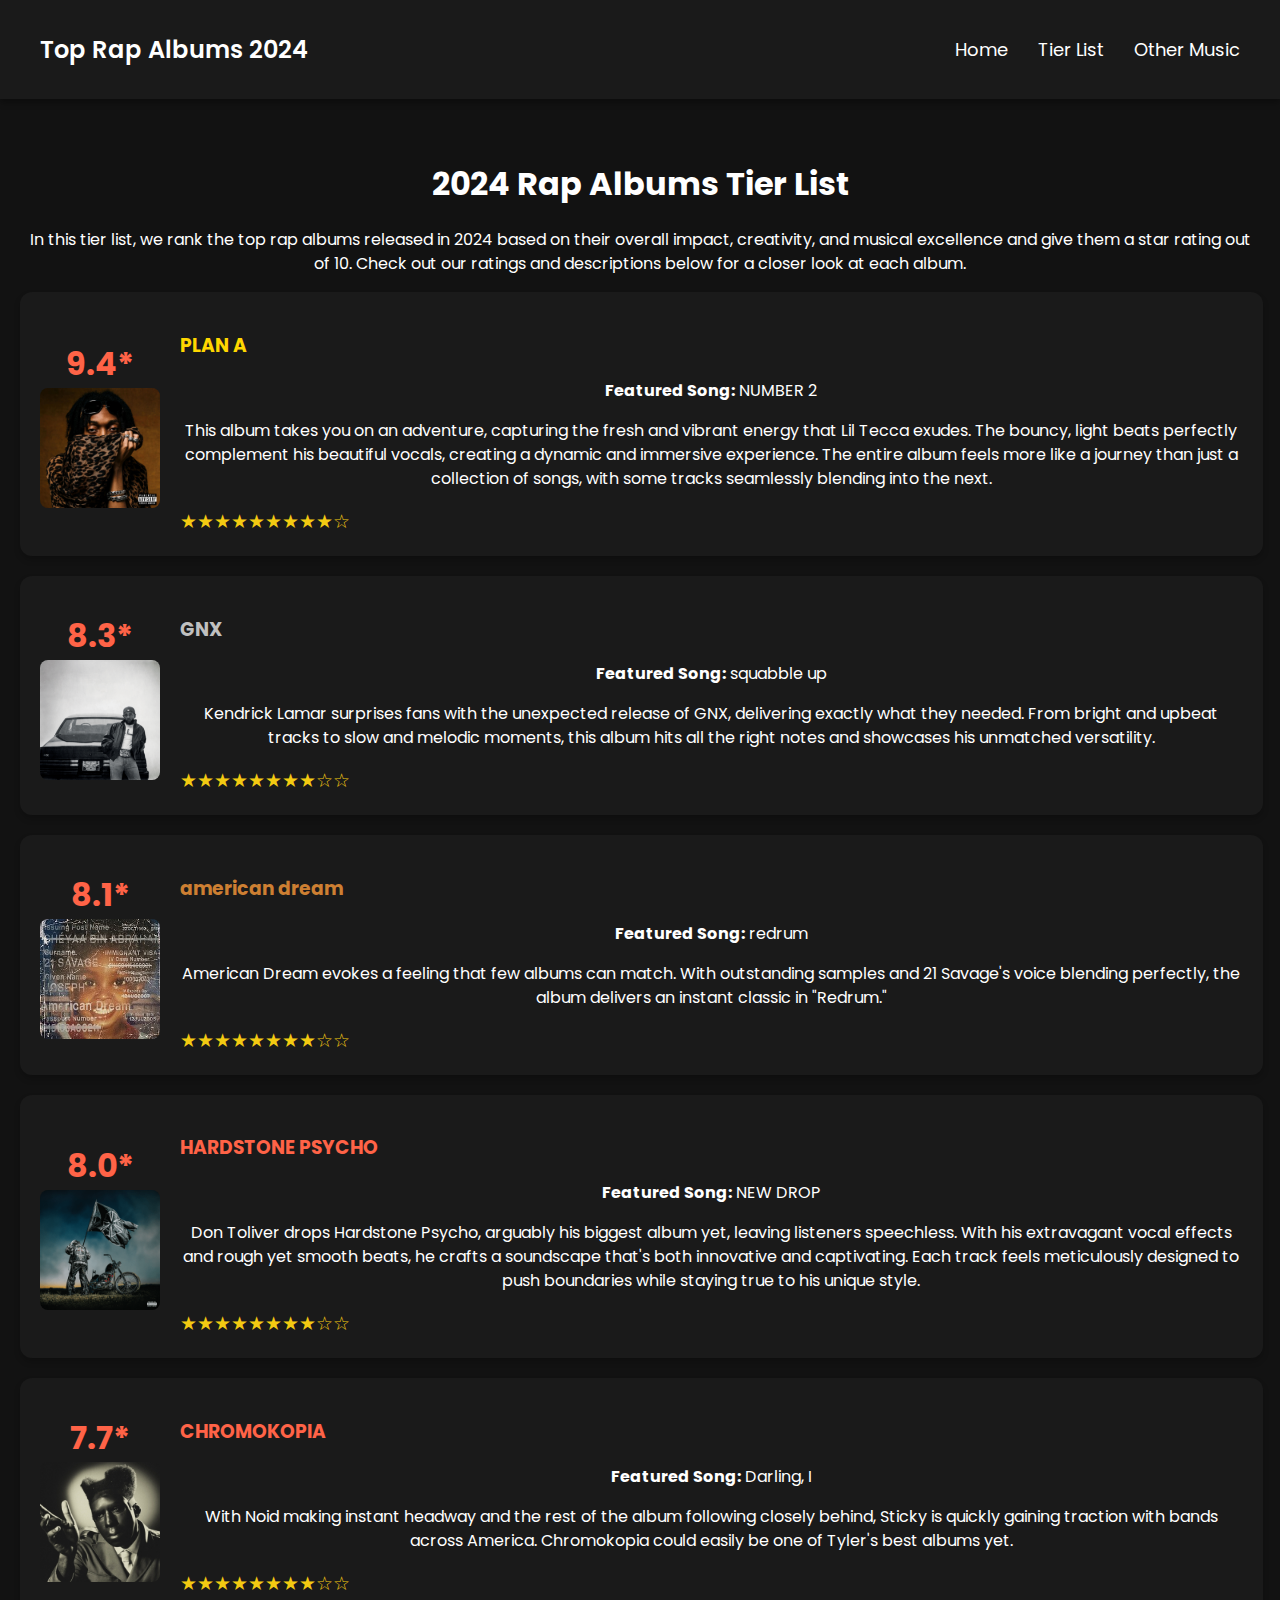
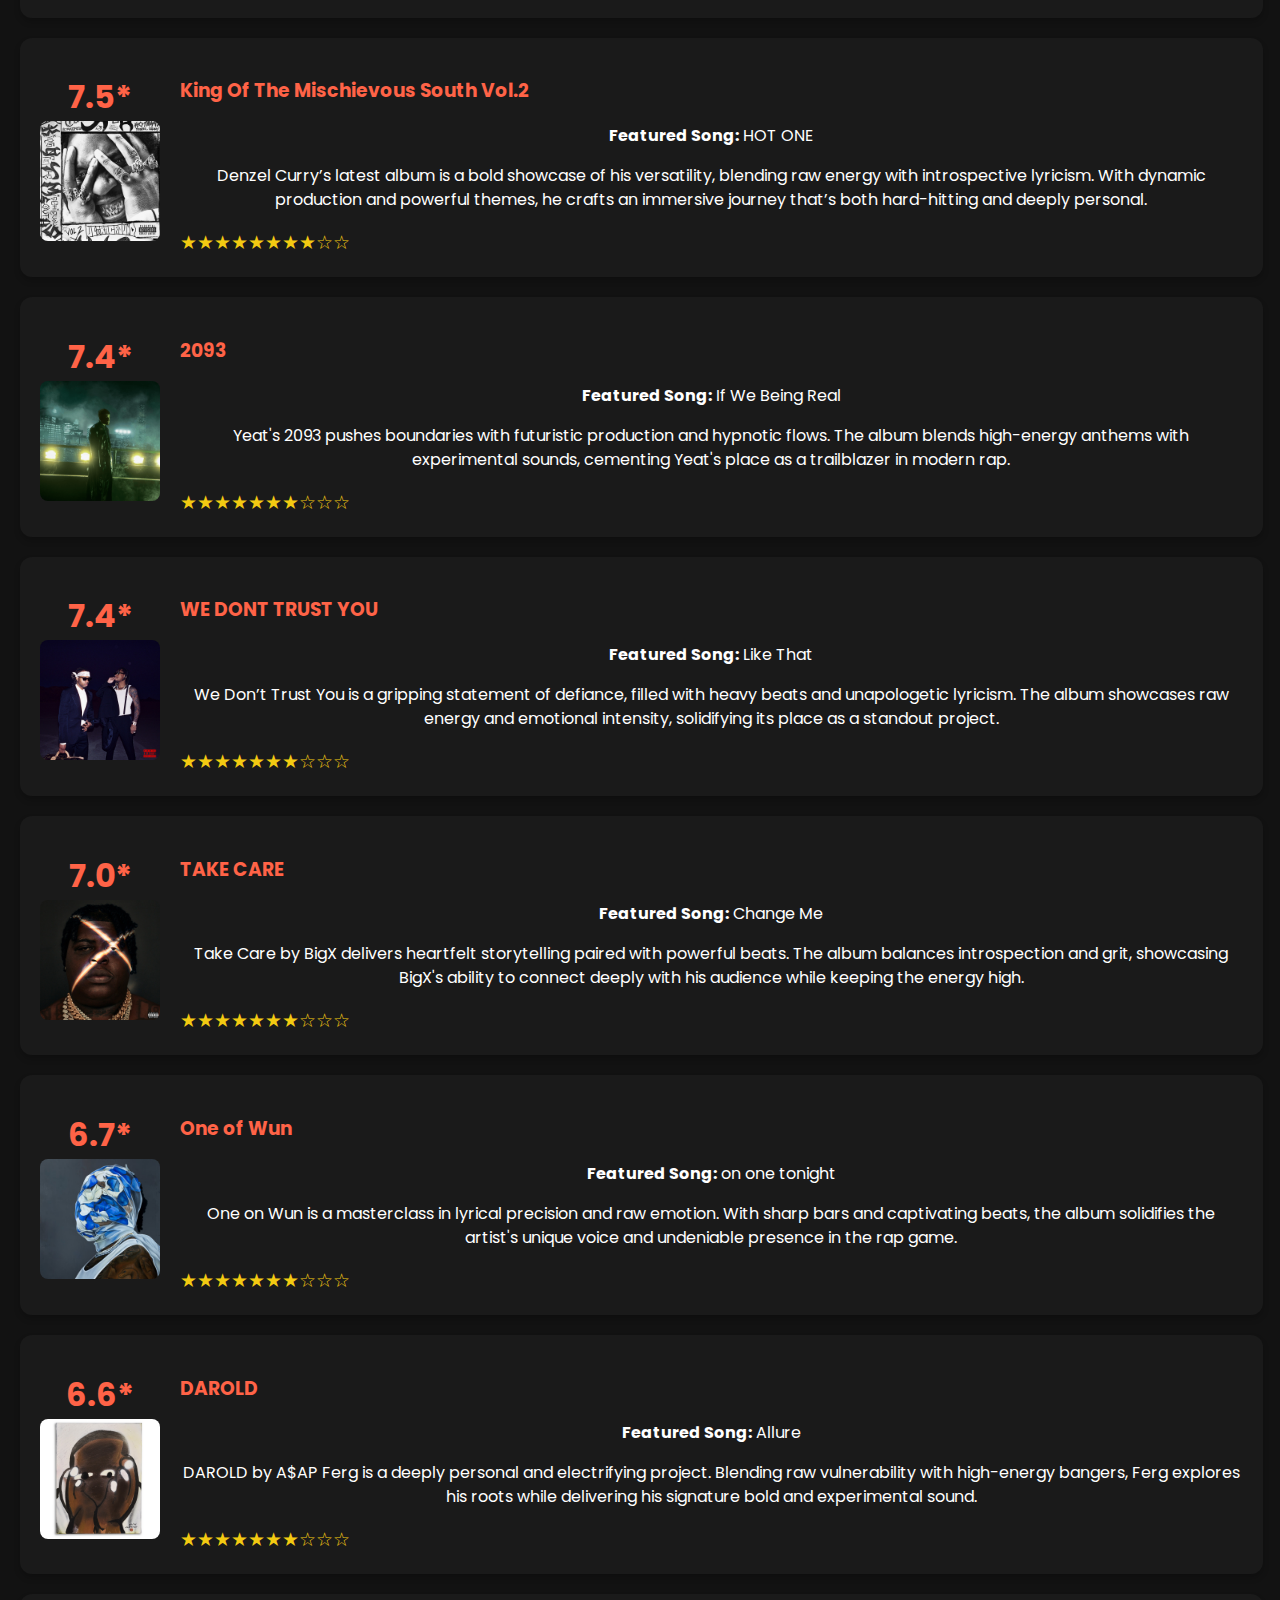
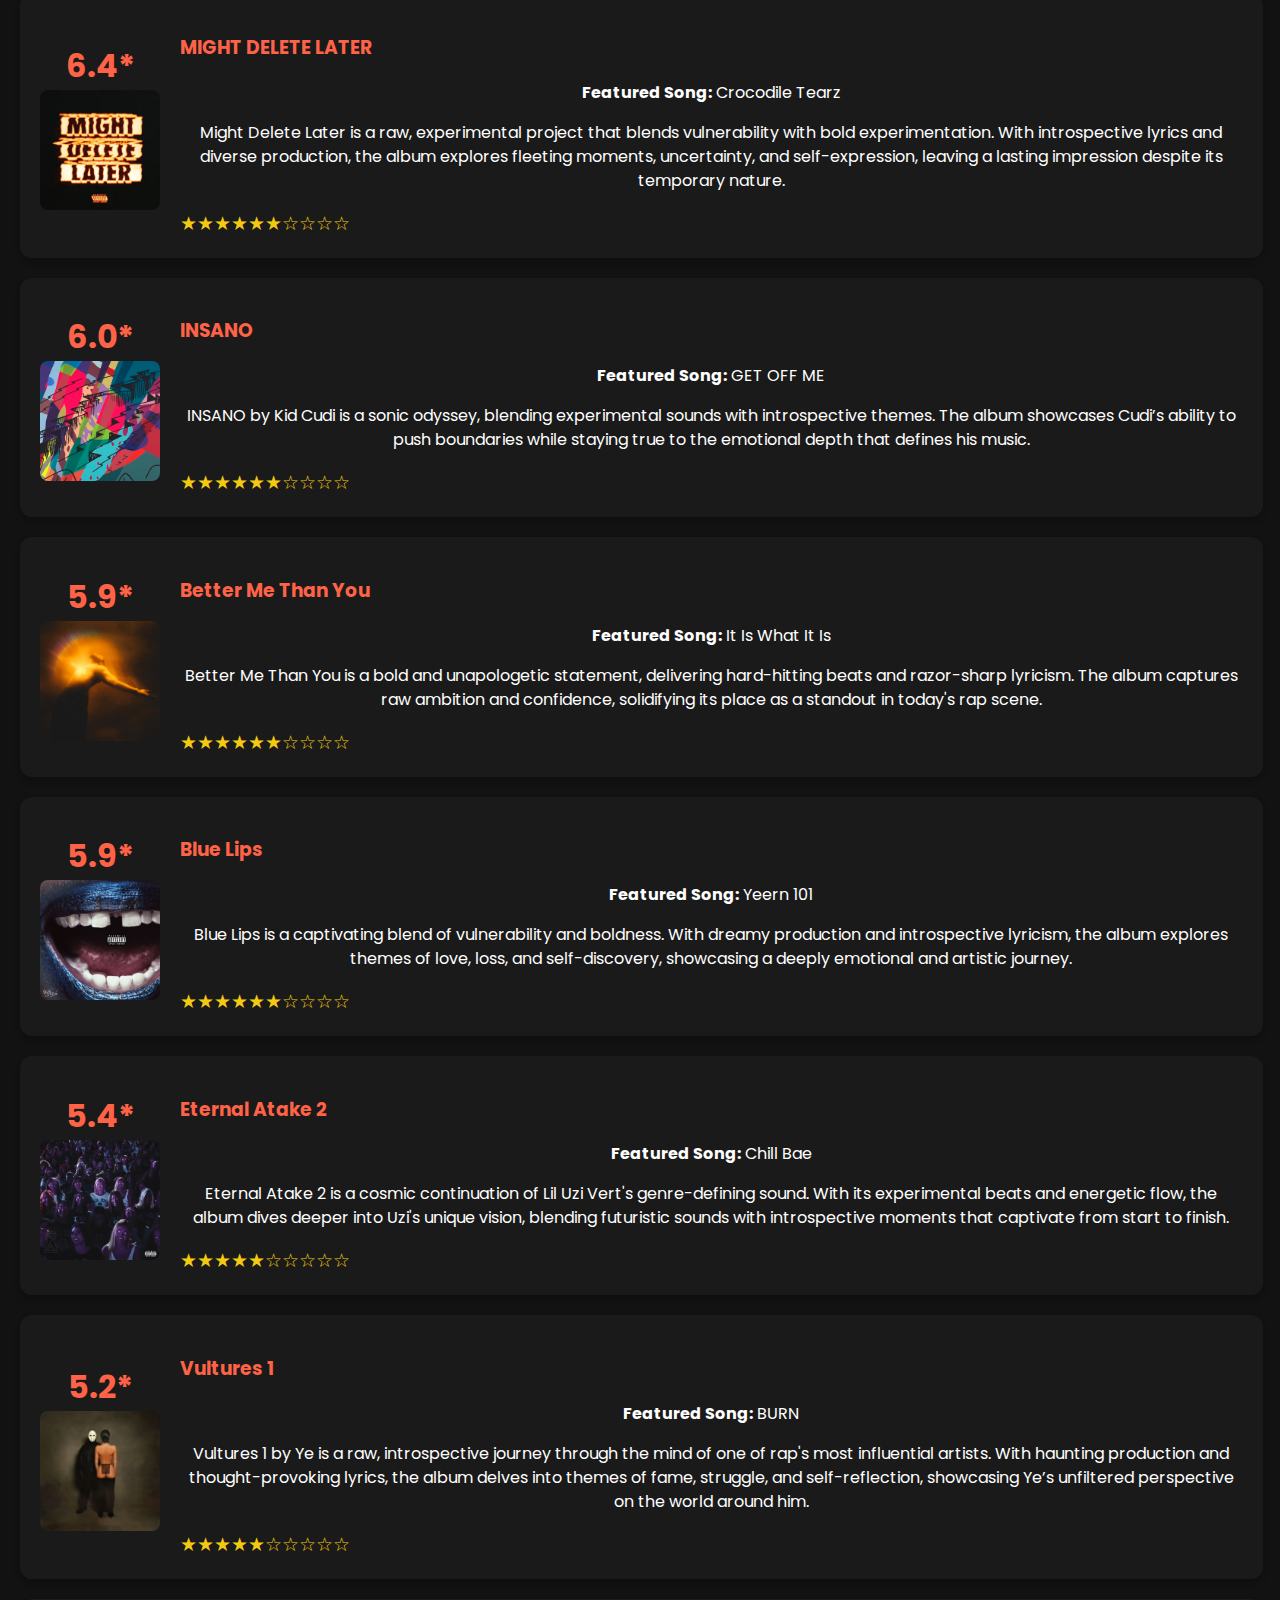
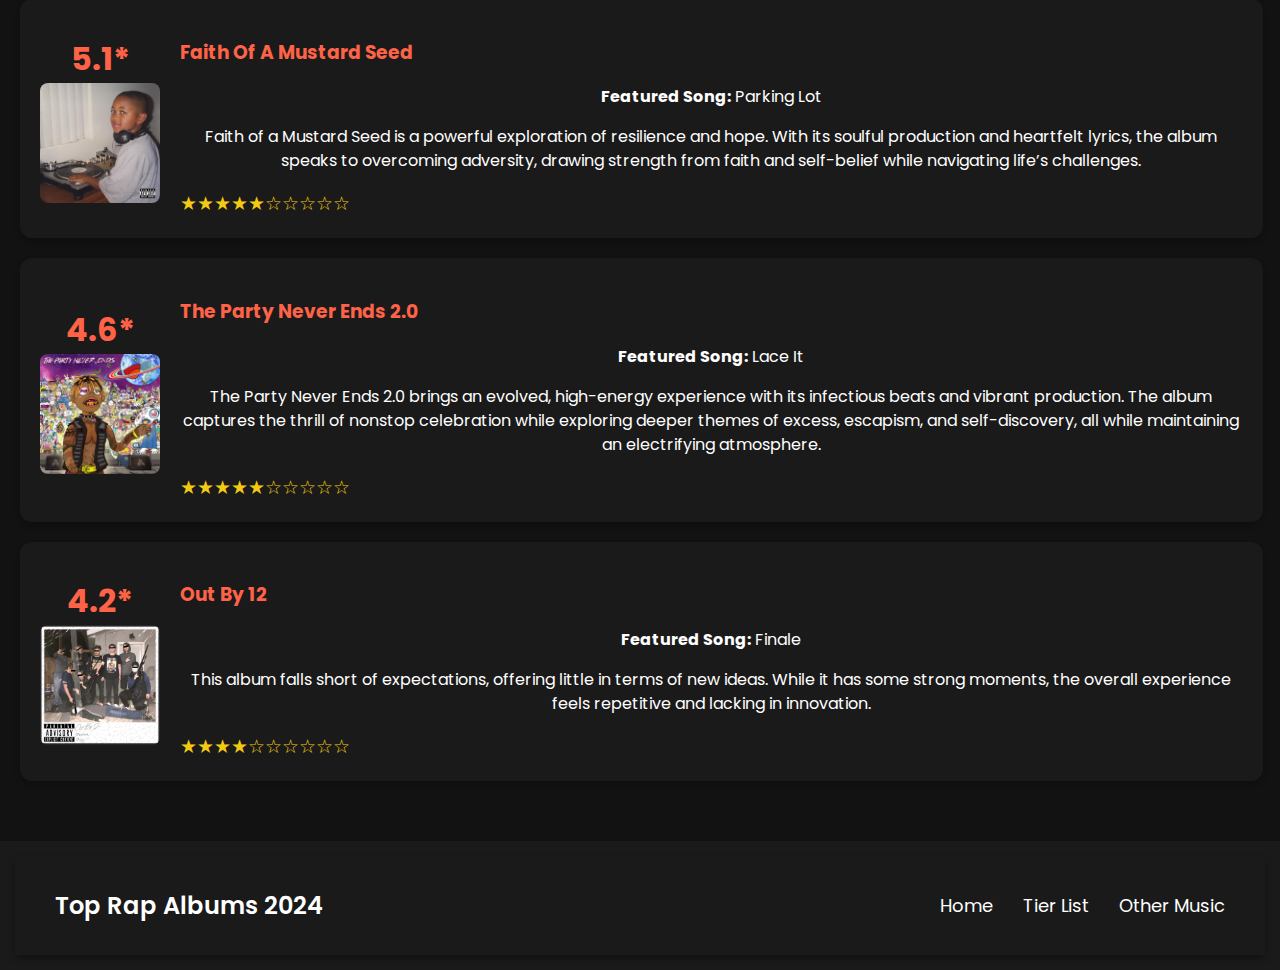
<file: ranking.html>
<!DOCTYPE html>
<html lang="en">
<head>
    <meta charset="UTF-8">
    <meta name="viewport" content="width=device-width, initial-scale=1.0">
    <title>Top Albums 2024 - Tier List</title>
    <link href="https://fonts.googleapis.com/css2?family=Poppins:wght@300;400;600&display=swap" rel="stylesheet">
    <link rel="icon" href="favicon.png" type="image/x-icon">
    <link rel="stylesheet" href="styles.css">
</head>
<body>
    <header>
        <nav class="navbar">
            <a href="index.html" class="logo">Top Rap Albums 2024</a>
            <ul class="nav-links">
                <li><a href="index.html">Home</a></li>
                <li><a href="ranking.html">Tier List</a></li>
                <li><a href="other.html">Other Music</a></li>
            </ul>
        </nav>
    </header>
    <main>
        <section class="tierlist">
            <h1>2024 Rap Albums Tier List</h1>
            <p>In this tier list, we rank the top rap albums released in 2024 based on their overall impact, creativity, and musical excellence and give them a star rating out of 10. Check out our ratings and descriptions below for a closer look at each album.</p>
            <div class="album-tier">
                <div class="rating">
                    <span class="star-rating">9.4*</span>
                    <img src="tecca.jpg" alt="Album 1" class="album-image">
                </div>
                <div class="album-info">
                    <h3>PLAN A</h3>
                    <p><strong>Featured Song:</strong> NUMBER 2</p>
                    <p>This album takes you on an adventure, capturing the fresh and vibrant energy that Lil Tecca exudes. The bouncy, light beats perfectly complement his beautiful vocals, creating a dynamic and immersive experience. The entire album feels more like a journey than just a collection of songs, with some tracks seamlessly blending into the next.</p>
                    <div class="star-rating-container">
                        <span class="star-rating" data-rating="10">★★★★★★★★★☆</span>
                    </div>
                </div>
            </div>
            <div class="album-tier">
                <div class="rating">
                    <span class="star-rating">8.3*</span>
                    <img src="gnx.png" alt="Album 2" class="album-image">
                </div>
                <div class="album-info">
                    <h3>GNX</h3>
                    <p><strong>Featured Song:</strong> squabble up</p>
                    <p>Kendrick Lamar surprises fans with the unexpected release of GNX, delivering exactly what they needed. From bright and upbeat tracks to slow and melodic moments, this album hits all the right notes and showcases his unmatched versatility.</p>
                    <div class="star-rating-container">
                        <span class="star-rating" data-rating="10">★★★★★★★★☆☆</span>
                    </div>
                </div>
            </div>
            <div class="album-tier">
                <div class="rating">
                    <span class="star-rating">8.1*</span>
                    <img src="dream.jpeg" alt="Album 3" class="album-image">
                </div>
                <div class="album-info">
                    <h3>american dream</h3>
                    <p><strong>Featured Song:</strong> redrum</p>
                    <p>American Dream evokes a feeling that few albums can match. With outstanding samples and 21 Savage's voice blending perfectly, the album delivers an instant classic in "Redrum."</p>
                    <div class="star-rating-container">
                        <span class="star-rating" data-rating="10">★★★★★★★★☆☆</span>
                    </div>
                </div>
            </div>
            <div class="album-tier">
                <div class="rating">
                    <span class="star-rating">8.0*</span>
                    <img src="psycho.png" alt="Album 4" class="album-image">
                </div>
                <div class="album-info">
                    <h3>HARDSTONE PSYCHO</h3>
                    <p><strong>Featured Song:</strong> NEW DROP</p>
                    <p>Don Toliver drops Hardstone Psycho, arguably his biggest album yet, leaving listeners speechless. With his extravagant vocal effects and rough yet smooth beats, he crafts a soundscape that's both innovative and captivating. Each track feels meticulously designed to push boundaries while staying true to his unique style.</p>
                    <div class="star-rating-container">
                        <span class="star-rating" data-rating="10">★★★★★★★★☆☆</span>
                    </div>
                </div>
            </div>
            <div class="album-tier">
                <div class="rating">
                    <span class="star-rating">7.7*</span>
                    <img src="tyler.jpg" alt="Album 5" class="album-image">
                </div>
                <div class="album-info">
                    <h3>CHROMOKOPIA</h3>
                    <p><strong>Featured Song:</strong> Darling, I</p>
                    <p>With Noid making instant headway and the rest of the album following closely behind, Sticky is quickly gaining traction with bands across America. Chromokopia could easily be one of Tyler's best albums yet.</p>
                    <div class="star-rating-container">
                        <span class="star-rating" data-rating="10">★★★★★★★★☆☆</span>
                    </div>
                </div>
            </div>
            <div class="album-tier">
                <div class="rating">
                    <span class="star-rating">7.5*</span>
                    <img src="king.jpeg" alt="Album 6" class="album-image">
                </div>
                <div class="album-info">
                    <h3>King Of The Mischievous South Vol.2</h3>
                    <p><strong>Featured Song:</strong> HOT ONE</p>
                    <p>Denzel Curry’s latest album is a bold showcase of his versatility, blending raw energy with introspective lyricism. With dynamic production and powerful themes, he crafts an immersive journey that’s both hard-hitting and deeply personal.</p>
                    <div class="star-rating-container">
                        <span class="star-rating" data-rating="10">★★★★★★★★☆☆</span>
                    </div>
                </div>
            </div>
            <div class="album-tier">
                <div class="rating">
                    <span class="star-rating">7.4*</span>
                    <img src="Yeat.png" alt="Album 6" class="album-image">
                </div>
                <div class="album-info">
                    <h3>2093</h3>
                    <p><strong>Featured Song:</strong> If We Being Real</p>
                    <p>Yeat's 2093 pushes boundaries with futuristic production and hypnotic flows. The album blends high-energy anthems with experimental sounds, cementing Yeat's place as a trailblazer in modern rap.</p>
                    <div class="star-rating-container">
                        <span class="star-rating" data-rating="10">★★★★★★★☆☆☆</span>
                    </div>
                </div>
            </div>
            <div class="album-tier">
                <div class="rating">
                    <span class="star-rating">7.4*</span>
                    <img src="metro.jpeg" alt="Album 6" class="album-image">
                </div>
                <div class="album-info">
                    <h3>WE DONT TRUST YOU</h3>
                    <p><strong>Featured Song:</strong> Like That</p>
                    <p>We Don’t Trust You is a gripping statement of defiance, filled with heavy beats and unapologetic lyricism. The album showcases raw energy and emotional intensity, solidifying its place as a standout project. </p>
                    <div class="star-rating-container">
                        <span class="star-rating" data-rating="10">★★★★★★★☆☆☆</span>
                    </div>
                </div>
            </div>
            <div class="album-tier">
                <div class="rating">
                    <span class="star-rating">7.0*</span>
                    <img src="bigx.jpeg" alt="Album 6" class="album-image">
                </div>
                <div class="album-info">
                    <h3>TAKE CARE</h3>
                    <p><strong>Featured Song:</strong> Change Me</p>
                    <p>Take Care by BigX delivers heartfelt storytelling paired with powerful beats. The album balances introspection and grit, showcasing BigX's ability to connect deeply with his audience while keeping the energy high. </p>
                    <div class="star-rating-container">
                        <span class="star-rating" data-rating="10">★★★★★★★☆☆☆</span>
                    </div>
                </div>
            </div>
            <div class="album-tier">
                <div class="rating">
                    <span class="star-rating">6.7*</span>
                    <img src="gunna.jpg" alt="Album 6" class="album-image">
                </div>
                <div class="album-info">
                    <h3>One of Wun</h3>
                    <p><strong>Featured Song:</strong> on one tonight</p>
                    <p>One on Wun is a masterclass in lyrical precision and raw emotion. With sharp bars and captivating beats, the album solidifies the artist's unique voice and undeniable presence in the rap game. </p>
                    <div class="star-rating-container">
                        <span class="star-rating" data-rating="10">★★★★★★★☆☆☆</span>
                    </div>
                </div>
            </div>
            <div class="album-tier">
                <div class="rating">
                    <span class="star-rating">6.6*</span>
                    <img src="ferg.jpeg" alt="Album 6" class="album-image">
                </div>
                <div class="album-info">
                    <h3>DAROLD</h3>
                    <p><strong>Featured Song:</strong> Allure</p>
                    <p>DAROLD by A$AP Ferg is a deeply personal and electrifying project. Blending raw vulnerability with high-energy bangers, Ferg explores his roots while delivering his signature bold and experimental sound. </p>
                    <div class="star-rating-container">
                        <span class="star-rating" data-rating="10">★★★★★★★☆☆☆</span>
                    </div>
                </div>
            </div>
            <div class="album-tier">
                <div class="rating">
                    <span class="star-rating">6.4*</span>
                    <img src="cole.png" alt="Album 6" class="album-image">
                </div>
                <div class="album-info">
                    <h3>MIGHT DELETE LATER</h3>
                    <p><strong>Featured Song:</strong> Crocodile Tearz</p>
                    <p>Might Delete Later is a raw, experimental project that blends vulnerability with bold experimentation. With introspective lyrics and diverse production, the album explores fleeting moments, uncertainty, and self-expression, leaving a lasting impression despite its temporary nature. </p>
                    <div class="star-rating-container">
                        <span class="star-rating" data-rating="10">★★★★★★☆☆☆☆</span>
                    </div>
                </div>
            </div>
            <div class="album-tier">
                <div class="rating">
                    <span class="star-rating">6.0*</span>
                    <img src="cudi.jpeg" alt="Album 6" class="album-image">
                </div>
                <div class="album-info">
                    <h3>INSANO</h3>
                    <p><strong>Featured Song:</strong> GET OFF ME</p>
                    <p>INSANO by Kid Cudi is a sonic odyssey, blending experimental sounds with introspective themes. The album showcases Cudi’s ability to push boundaries while staying true to the emotional depth that defines his music. </p>
                    <div class="star-rating-container">
                        <span class="star-rating" data-rating="10">★★★★★★☆☆☆☆</span>
                    </div>
                </div>
            </div>
            <div class="album-tier">
                <div class="rating">
                    <span class="star-rating">5.9*</span>
                    <img src="sean.png" alt="Album 6" class="album-image">
                </div>
                <div class="album-info">
                    <h3>Better Me Than You</h3>
                    <p><strong>Featured Song:</strong> It Is What It Is</p>
                    <p>Better Me Than You is a bold and unapologetic statement, delivering hard-hitting beats and razor-sharp lyricism. The album captures raw ambition and confidence, solidifying its place as a standout in today's rap scene. </p>
                    <div class="star-rating-container">
                        <span class="star-rating" data-rating="10">★★★★★★☆☆☆☆</span>
                    </div>
                </div>
            </div>
            <div class="album-tier">
                <div class="rating">
                    <span class="star-rating">5.9*</span>
                    <img src="boyq.jpeg" alt="Album 6" class="album-image">
                </div>
                <div class="album-info">
                    <h3>Blue Lips</h3>
                    <p><strong>Featured Song:</strong> Yeern 101</p>
                    <p>Blue Lips is a captivating blend of vulnerability and boldness. With dreamy production and introspective lyricism, the album explores themes of love, loss, and self-discovery, showcasing a deeply emotional and artistic journey.</p>
                    <div class="star-rating-container">
                        <span class="star-rating" data-rating="10">★★★★★★☆☆☆☆</span>
                    </div>
                </div>
            </div>
            <div class="album-tier">
                <div class="rating">
                    <span class="star-rating">5.4*</span>
                    <img src="uzi.jpeg" alt="Album 6" class="album-image">
                </div>
                <div class="album-info">
                    <h3>Eternal Atake 2</h3>
                    <p><strong>Featured Song:</strong> Chill Bae</p>
                    <p>Eternal Atake 2 is a cosmic continuation of Lil Uzi Vert's genre-defining sound. With its experimental beats and energetic flow, the album dives deeper into Uzi's unique vision, blending futuristic sounds with introspective moments that captivate from start to finish.</p>
                    <div class="star-rating-container">
                        <span class="star-rating" data-rating="10">★★★★★☆☆☆☆☆</span>
                    </div>
                </div>
            </div>
            <div class="album-tier">
                <div class="rating">
                    <span class="star-rating">5.2*</span>
                    <img src="ye.webp" alt="Album 6" class="album-image">
                </div>
                <div class="album-info">
                    <h3>Vultures 1</h3>
                    <p><strong>Featured Song:</strong> BURN</p>
                    <p>Vultures 1 by Ye is a raw, introspective journey through the mind of one of rap's most influential artists. With haunting production and thought-provoking lyrics, the album delves into themes of fame, struggle, and self-reflection, showcasing Ye’s unfiltered perspective on the world around him.</p>
                    <div class="star-rating-container">
                        <span class="star-rating" data-rating="10">★★★★★☆☆☆☆☆</span>
                    </div>
                </div>
            </div>
            <div class="album-tier">
                <div class="rating">
                    <span class="star-rating">5.1*</span>
                    <img src="must.jpg" alt="Album 6" class="album-image">
                </div>
                <div class="album-info">
                    <h3>Faith Of A Mustard Seed</h3>
                    <p><strong>Featured Song:</strong> Parking Lot</p>
                    <p>Faith of a Mustard Seed is a powerful exploration of resilience and hope. With its soulful production and heartfelt lyrics, the album speaks to overcoming adversity, drawing strength from faith and self-belief while navigating life’s challenges.</p>
                    <div class="star-rating-container">
                        <span class="star-rating" data-rating="10">★★★★★☆☆☆☆☆</span>
                    </div>
                </div>
            </div>
            <div class="album-tier">
                <div class="rating">
                    <span class="star-rating">4.6*</span>
                    <img src="juice.png" alt="Album 6" class="album-image">
                </div>
                <div class="album-info">
                    <h3>The Party Never Ends 2.0</h3>
                    <p><strong>Featured Song:</strong> Lace It</p>
                    <p>The Party Never Ends 2.0 brings an evolved, high-energy experience with its infectious beats and vibrant production. The album captures the thrill of nonstop celebration while exploring deeper themes of excess, escapism, and self-discovery, all while maintaining an electrifying atmosphere.</p>
                    <div class="star-rating-container">
                        <span class="star-rating" data-rating="10">★★★★★☆☆☆☆☆</span>
                    </div>
                </div>
            </div>
            <div class="album-tier">
                <div class="rating">
                    <span class="star-rating">4.2*</span>
                    <img src="12.png" alt="Album 6" class="album-image">
                </div>
                <div class="album-info">
                    <h3>Out By 12</h3>
                    <p><strong>Featured Song:</strong> Finale</p>
                    <p>This album falls short of expectations, offering little in terms of new ideas. While it has some strong moments, the overall experience feels repetitive and lacking in innovation.</p>
                    <div class="star-rating-container">
                        <span class="star-rating" data-rating="10">★★★★☆☆☆☆☆☆</span>
                    </div>
                </div>
            </div>
        </section>
    </main>
    <footer>
        <nav class="navbar">
            <a href="index.html" class="logo">Top Rap Albums 2024</a>
            <ul class="nav-links">
                <li><a href="index.html">Home</a></li>
                <li><a href="ranking.html">Tier List</a></li>
                <li><a href="other.html">Other Music</a></li>
            </ul>
        </nav>
    </footer>

    <script src="script.js"></script>
</body>
</html>
</file>
<file: styles.css>
body {
    font-family: 'Poppins', sans-serif;
    background-color: #121212;
    color: white;
    margin: 0;
    padding: 0;
}
.album{
    background-color: #1a1a1a;
    border-radius: 12px;
    width: 97.5%;
    padding: 20px;
    text-align: center;
    color: white;
    box-shadow: 0 4px 6px rgba(0, 0, 0, 0.2);
    transition: transform 0.3s ease, box-shadow 0.3s ease;
    margin-bottom: 2%;
}
.navbar {
    background-color: #1a1a1a;
    padding: 20px 40px;
    display: flex;
    justify-content: space-between;
    align-items: center;
    box-shadow: 0 4px 6px rgba(0, 0, 0, 0.3);
}
h3{
    color: #ff6347;
}
.album-tier {
    background-color: #1a1a1a;
    border-radius: 12px;
    width: 97%;
    padding: 20px;
    text-align: left;
    color: white;
    box-shadow: 0 4px 6px rgba(0, 0, 0, 0.2);
    display: flex;
    align-items: center;
    gap: 20px;
    margin-bottom: 20px;
    transition: transform 0.3s ease, box-shadow 0.3s ease;
}
.album-tier:hover {
    transform: translateY(-10px);
    box-shadow: 0 8px 12px rgba(0, 0, 0, 0.3);
}
.rating {
    font-size: 32px;
    font-weight: bold;
    color: #ff6347;
}
.navbar .logo{
    font-size: 24px;
    color: #fff;
    text-decoration: none;
    font-weight: 600;
}
.album-image{
    max-width: 120px;
    display: block;
    height: 120px;
    object-fit: cover;
    position: relative;
    border-radius: 8px;
    transition: transform 0.3s;
    z-index: 2;
}
.album-image2{
    max-width: 200px;
    display: block;
    height: 200px;
    object-fit: cover;
    position: relative;
    border-radius: 8px;
    transition: transform 0.3s;
    z-index: 2;
}
.image-wrapper {
    position: relative;
    display: inline-block;
    margin: 10px;
} 
.image-wrapper::before {
    content: '';
    position: absolute;
    top: -10px;
    left: -10px;
    right: -10px;
    bottom: -10px;
    background: linear-gradient(45deg, #d0d0d0, #7d7d7d, #000000, #dedede);
    background-size: 140% 140%;
    border-radius: 15px;
    z-index: 1; /* Places it behind the image */
    opacity: 0;
    transition: opacity 0.3s, transform 0.3s;
    transform: scale(1.2);
}
.image-wrapper:hover::before {
    opacity: 1;
    transform: scale(1);
} 
.image-wrapper:hover .album-image {
    transform: scale(1.1);
}
.nav-links {
    list-style: none;
    display: flex;
    gap: 30px;
}
.nav-links li a {
    text-decoration: none;
    color: #fff;
    font-size: 18px;
    transition: color 0.3s ease;
}
.nav-links li a:hover {
    color: #ff6347;
}
main {
    padding: 40px 20px;
}
h1, h2 {
    color: #fff;
    text-align: center;
    margin-bottom: 20px;
}
p {
    font-size: 16px;
    line-height: 1.5;
    text-align: center;
}
.section {
    margin: 40px 0;
}
.album-tier:nth-of-type(1) h3 {
    color: gold;
    font-weight: bold;
}
.album-tier:nth-of-type(2) h3 {
    color: silver;
    font-weight: bold;
}
.album-tier:nth-of-type(3) h3 {
    color: #cd7f32;
    font-weight: bold;
}
.rating {
    text-align: center;
}
.album-info {
    flex-grow: 1;
}
.star-rating-container {
    margin-top: 1rem;
    font-size: 1.2rem;
    color: #f3ca12;
}
.cards {
    display: flex;
    justify-content: space-between;
    flex-wrap: wrap;
    gap: 20px;
}
.album1{
    max-width: 200px;
}
.card {
    background-color: #1a1a1a;
    border-radius: 12px;
    width: 28%;
    padding: 20px;
    text-align: center;
    color: white;
    box-shadow: 0 4px 6px rgba(0, 0, 0, 0.2);
    transition: transform 0.3s ease, box-shadow 0.3s ease;
}
.card:hover {
    transform: translateY(-10px);
    box-shadow: 0 8px 12px rgba(0, 0, 0, 0.3);
}
.card img {
    width: 100%;
    border-radius: 8px;
    margin-bottom: 15px;
}
.card h3 {
    font-size: 20px;
    margin-bottom: 10px;
}
.card p {
    font-size: 14px;
    margin-bottom: 10px;
}
/* Initially set the albums to be invisible */
.album {
    opacity: 0;
    transition: opacity 1s ease-out;
}

/* Fade-In effect when visible on scroll */
.fade-in {
    opacity: 1 !important;
}

audio {
    width: 100%;
    margin-top: 10px;
}
footer {
    background-color: #1a1a1a;
    color: #ccc;
    text-align: center;
    padding: 15px;
}
@keyframes slideIn {
    from {
        opacity: 0;
        transform: translateY(50px);
    }
    to {
        opacity: 1;
        transform: translateY(0);
    }
}
.slide-in {
    opacity: 0;
    animation: slideIn 0.6s ease-out forwards;
}
.nav-links li a:hover {
    color: #ff6347;
}
@media (max-width: 768px) {
    .navbar {
        flex-direction: column;
        align-items: flex-start;
    }
    .nav-links {
        flex-direction: column;
        gap: 15px;
    }
    .cards {
        flex-direction: column;
        align-items: center;
    }
    .card {
        width: 80%;
        margin: 10px 0;
    }
}
</file>
